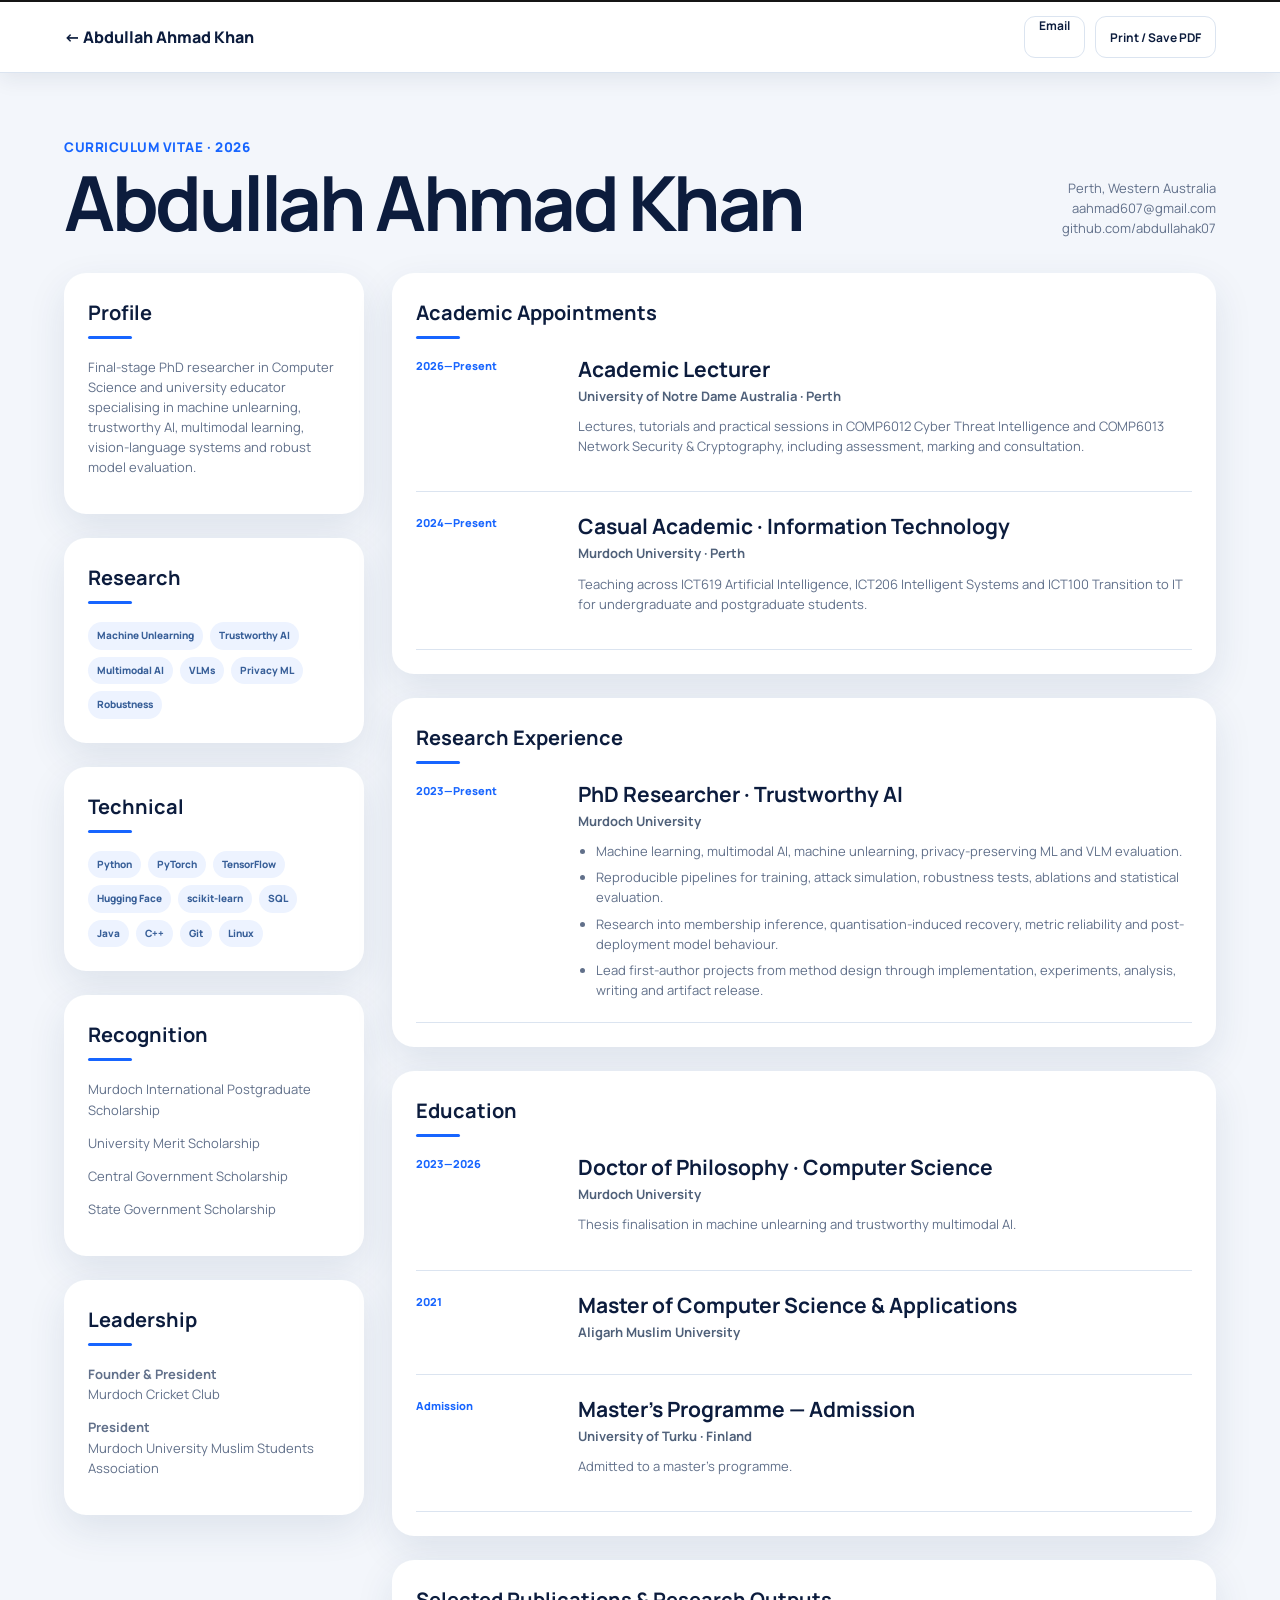
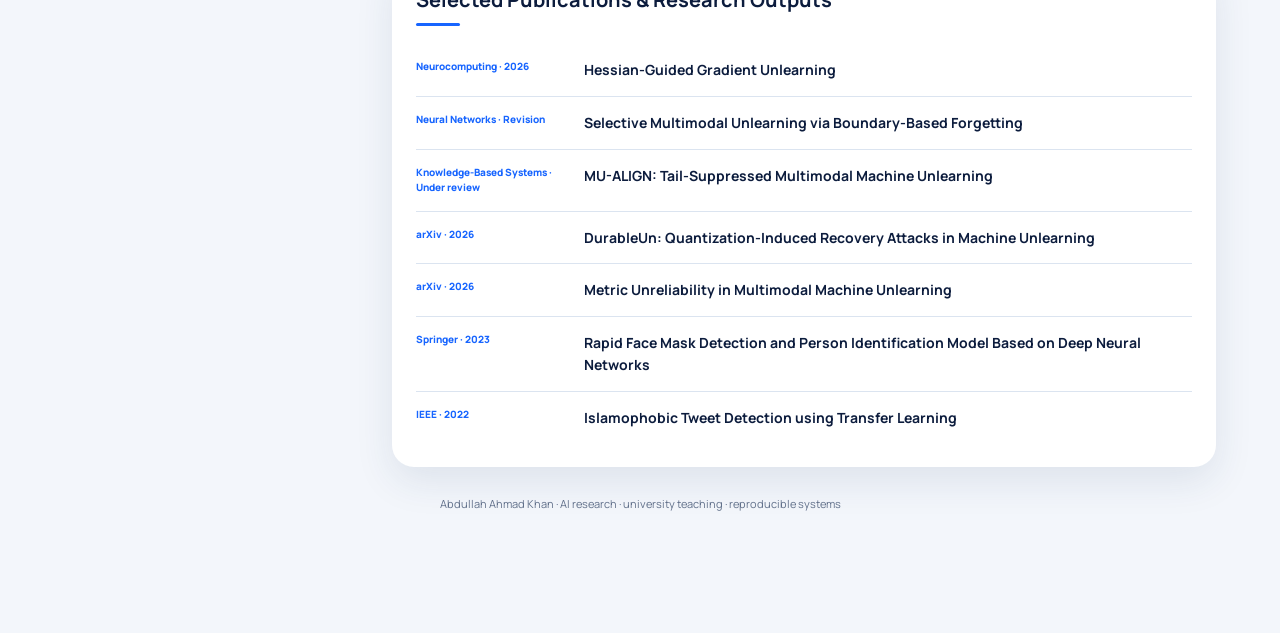
<file: cv.html>
<!doctype html>
<html lang="en-AU">
<head>
  <meta charset="utf-8" />
  <meta name="viewport" content="width=device-width,initial-scale=1" />
  <meta name="theme-color" content="#f3f6fb" />
  <title>CV | Abdullah Ahmad Khan — AI Researcher & Lecturer</title>
  <meta name="description" content="Curriculum vitae of Abdullah Ahmad Khan, a final-stage PhD researcher, university lecturer and AI engineer specialising in machine unlearning, multimodal AI and trustworthy AI." />
  <meta name="author" content="Abdullah Ahmad Khan" />
  <meta name="robots" content="index,follow,max-image-preview:large,max-snippet:-1,max-video-preview:-1" />
  <link rel="canonical" href="https://abdullah.com.au/cv" />
  <link rel="alternate" hreflang="en-AU" href="https://abdullah.com.au/cv" />
  <link rel="alternate" hreflang="x-default" href="https://abdullah.com.au/cv" />

  <meta property="og:site_name" content="Abdullah Ahmad Khan" />
  <meta property="og:type" content="profile" />
  <meta property="og:title" content="CV | Abdullah Ahmad Khan — AI Researcher & Lecturer" />
  <meta property="og:description" content="Academic and research CV covering machine unlearning, multimodal AI, trustworthy AI, teaching and research engineering." />
  <meta property="og:url" content="https://abdullah.com.au/cv" />
  <meta property="og:image" content="https://abdullah.com.au/assets/abdullah-profile.jpeg" />
  <meta property="og:image:alt" content="Portrait of Abdullah Ahmad Khan" />
  <meta property="og:locale" content="en_AU" />
  <meta name="twitter:card" content="summary_large_image" />
  <meta name="twitter:title" content="CV | Abdullah Ahmad Khan — AI Researcher & Lecturer" />
  <meta name="twitter:description" content="Academic and research CV covering machine unlearning, multimodal AI, trustworthy AI and university teaching." />
  <meta name="twitter:image" content="https://abdullah.com.au/assets/abdullah-profile.jpeg" />

  <link rel="preconnect" href="https://fonts.googleapis.com" />
  <link rel="preconnect" href="https://fonts.gstatic.com" crossorigin />
  <link href="https://fonts.googleapis.com/css2?family=Manrope:wght@400;500;600;700;800&display=swap" rel="stylesheet" />
  <script type="application/ld+json">
  {
    "@context": "https://schema.org",
    "@type": "ProfilePage",
    "@id": "https://abdullah.com.au/cv#profilepage",
    "url": "https://abdullah.com.au/cv",
    "name": "Curriculum Vitae — Abdullah Ahmad Khan",
    "dateModified": "2026-09-15",
    "inLanguage": "en-AU",
    "mainEntity": {
      "@type": "Person",
      "@id": "https://abdullah.com.au/#person",
      "name": "Abdullah Ahmad Khan",
      "url": "https://abdullah.com.au/",
      "image": "https://abdullah.com.au/assets/abdullah-profile.jpeg",
      "jobTitle": ["PhD Researcher", "University Lecturer", "AI Engineer"],
      "sameAs": [
        "https://github.com/abdullahak07",
        "https://www.linkedin.com/in/abdullahakhan",
        "https://scholar.google.com/citations?user=CXdZEF0AAAAJ&hl=en"
      ]
    }
  }
  </script>
  <style>
    :root{--bg:#f3f6fb;--surface:#fff;--navy:#0c1c3d;--text:#17223a;--muted:#61708a;--line:#dbe4f0;--blue:#1765ff;--shadow:0 14px 38px rgba(30,55,95,.10);--font:"Manrope",Arial,sans-serif}*{box-sizing:border-box}html{background:var(--bg)}body{margin:0;background:var(--bg);color:var(--text);font-family:var(--font);line-height:1.55}a{color:inherit}.top{position:sticky;top:0;z-index:20;display:flex;justify-content:space-between;align-items:center;gap:20px;padding:14px clamp(22px,5vw,70px);background:rgba(255,255,255,.98);border-top:2px solid #151515;border-bottom:1px solid var(--line);box-shadow:0 6px 20px rgba(20,38,70,.08)}.top>a{text-decoration:none;color:var(--navy);font-weight:800}.actions{display:flex;gap:10px}.actions a,.actions button{min-height:42px;padding:0 14px;border:1px solid var(--line);border-radius:11px;background:white;color:var(--navy);font:700 12px var(--font);text-decoration:none;cursor:pointer}.actions a:hover,.actions button:hover{border-color:var(--blue);color:var(--blue)}.cv{width:min(1280px,100%);margin:auto;padding:64px clamp(22px,5vw,70px) 110px}.hero{display:grid;grid-template-columns:1fr auto;gap:30px;align-items:end;margin-bottom:34px}.hero small{display:block;color:var(--blue);font-weight:800;letter-spacing:.04em}.hero h1{margin:8px 0 0;color:var(--navy);font-size:clamp(44px,6vw,76px);line-height:.96;letter-spacing:-.045em}.contact{text-align:right;color:var(--muted);font-size:13px}.grid{display:grid;grid-template-columns:300px 1fr;gap:28px}.side,.main{display:flex;flex-direction:column;gap:24px}.card{background:white;border-radius:22px;box-shadow:var(--shadow);padding:24px}.card h2{margin:0 0 18px;color:var(--navy);font-size:20px}.card h2::after{content:"";display:block;width:44px;height:3px;margin-top:8px;border-radius:10px;background:var(--blue)}.card p,.card li{color:var(--muted);font-size:13px}.card ul{margin:0;padding-left:18px}.chips{display:flex;flex-wrap:wrap;gap:7px}.chips span{padding:6px 9px;border-radius:999px;background:#edf3ff;color:#385f98;font-size:10px;font-weight:800}.item{display:grid;grid-template-columns:140px 1fr;gap:22px;padding:0 0 22px;margin-bottom:22px;border-bottom:1px solid var(--line)}.item:last-child{margin-bottom:0}.item time{color:var(--blue);font-size:11px;font-weight:800}.item h3{margin:0;color:var(--navy);font-size:21px;line-height:1.2}.item h4{margin:4px 0 10px;color:#50617a;font-size:13px}.item p,.item li{margin-top:6px}.pub{display:grid;grid-template-columns:150px 1fr;gap:18px;padding:15px 0;border-bottom:1px solid var(--line)}.pub:last-child{border-bottom:0}.pub span{color:var(--blue);font-size:10px;font-weight:800}.pub strong{color:var(--navy);font-size:14px}.footer-note{margin-top:28px;color:var(--muted);font-size:11px;text-align:center}@media(max-width:820px){.hero{grid-template-columns:1fr}.contact{text-align:left}.grid{grid-template-columns:1fr}.item,.pub{grid-template-columns:1fr;gap:6px}.actions a{display:none}}@media print{body{background:white}.top{display:none}.cv{padding:0;max-width:none}.card{box-shadow:none;border:1px solid #ddd;break-inside:avoid}.grid{grid-template-columns:250px 1fr;gap:18px}.hero h1{font-size:48px}.item{break-inside:avoid}}
  </style>
</head>
<body>
  <header class="top"><a href="/">← Abdullah Ahmad Khan</a><div class="actions"><a href="mailto:aahmad607@gmail.com">Email</a><button type="button" onclick="window.print()">Print / Save PDF</button></div></header>
  <main class="cv">
    <div class="hero"><div><small>CURRICULUM VITAE · 2026</small><h1>Abdullah Ahmad Khan</h1></div><div class="contact">Perth, Western Australia<br>aahmad607@gmail.com<br>github.com/abdullahak07</div></div>
    <div class="grid">
      <aside class="side">
        <section class="card"><h2>Profile</h2><p>Final-stage PhD researcher in Computer Science and university educator specialising in machine unlearning, trustworthy AI, multimodal learning, vision-language systems and robust model evaluation.</p></section>
        <section class="card"><h2>Research</h2><div class="chips"><span>Machine Unlearning</span><span>Trustworthy AI</span><span>Multimodal AI</span><span>VLMs</span><span>Privacy ML</span><span>Robustness</span></div></section>
        <section class="card"><h2>Technical</h2><div class="chips"><span>Python</span><span>PyTorch</span><span>TensorFlow</span><span>Hugging Face</span><span>scikit-learn</span><span>SQL</span><span>Java</span><span>C++</span><span>Git</span><span>Linux</span></div></section>
        <section class="card"><h2>Recognition</h2><p>Murdoch International Postgraduate Scholarship</p><p>University Merit Scholarship</p><p>Central Government Scholarship</p><p>State Government Scholarship</p></section>
        <section class="card"><h2>Leadership</h2><p><strong>Founder & President</strong><br>Murdoch Cricket Club</p><p><strong>President</strong><br>Murdoch University Muslim Students Association</p></section>
      </aside>

      <div class="main">
        <section class="card"><h2>Academic Appointments</h2>
          <div class="item"><time>2026—Present</time><div><h3>Academic Lecturer</h3><h4>University of Notre Dame Australia · Perth</h4><p>Lectures, tutorials and practical sessions in COMP6012 Cyber Threat Intelligence and COMP6013 Network Security & Cryptography, including assessment, marking and consultation.</p></div></div>
          <div class="item"><time>2024—Present</time><div><h3>Casual Academic · Information Technology</h3><h4>Murdoch University · Perth</h4><p>Teaching across ICT619 Artificial Intelligence, ICT206 Intelligent Systems and ICT100 Transition to IT for undergraduate and postgraduate students.</p></div></div>
        </section>

        <section class="card"><h2>Research Experience</h2>
          <div class="item"><time>2023—Present</time><div><h3>PhD Researcher · Trustworthy AI</h3><h4>Murdoch University</h4><ul><li>Machine learning, multimodal AI, machine unlearning, privacy-preserving ML and VLM evaluation.</li><li>Reproducible pipelines for training, attack simulation, robustness tests, ablations and statistical evaluation.</li><li>Research into membership inference, quantisation-induced recovery, metric reliability and post-deployment model behaviour.</li><li>Lead first-author projects from method design through implementation, experiments, analysis, writing and artifact release.</li></ul></div></div>
        </section>

        <section class="card"><h2>Education</h2>
          <div class="item"><time>2023—2026</time><div><h3>Doctor of Philosophy · Computer Science</h3><h4>Murdoch University</h4><p>Thesis finalisation in machine unlearning and trustworthy multimodal AI.</p></div></div>
          <div class="item"><time>2021</time><div><h3>Master of Computer Science & Applications</h3><h4>Aligarh Muslim University</h4></div></div>
          <div class="item"><time>Admission</time><div><h3>Master’s Programme — Admission</h3><h4>University of Turku · Finland</h4><p>Admitted to a master’s programme.</p></div></div>
        </section>

        <section class="card"><h2>Selected Publications & Research Outputs</h2>
          <div class="pub"><span>Neurocomputing · 2026</span><strong>Hessian-Guided Gradient Unlearning</strong></div>
          <div class="pub"><span>Neural Networks · Revision</span><strong>Selective Multimodal Unlearning via Boundary-Based Forgetting</strong></div>
          <div class="pub"><span>Knowledge-Based Systems · Under review</span><strong>MU-ALIGN: Tail-Suppressed Multimodal Machine Unlearning</strong></div>
          <div class="pub"><span>arXiv · 2026</span><strong>DurableUn: Quantization-Induced Recovery Attacks in Machine Unlearning</strong></div>
          <div class="pub"><span>arXiv · 2026</span><strong>Metric Unreliability in Multimodal Machine Unlearning</strong></div>
          <div class="pub"><span>Springer · 2023</span><strong>Rapid Face Mask Detection and Person Identification Model Based on Deep Neural Networks</strong></div>
          <div class="pub"><span>IEEE · 2022</span><strong>Islamophobic Tweet Detection using Transfer Learning</strong></div>
        </section>
      </div>
    </div>
    <p class="footer-note">Abdullah Ahmad Khan · AI research · university teaching · reproducible systems</p>
  </main>
</body>
</html>
</file>
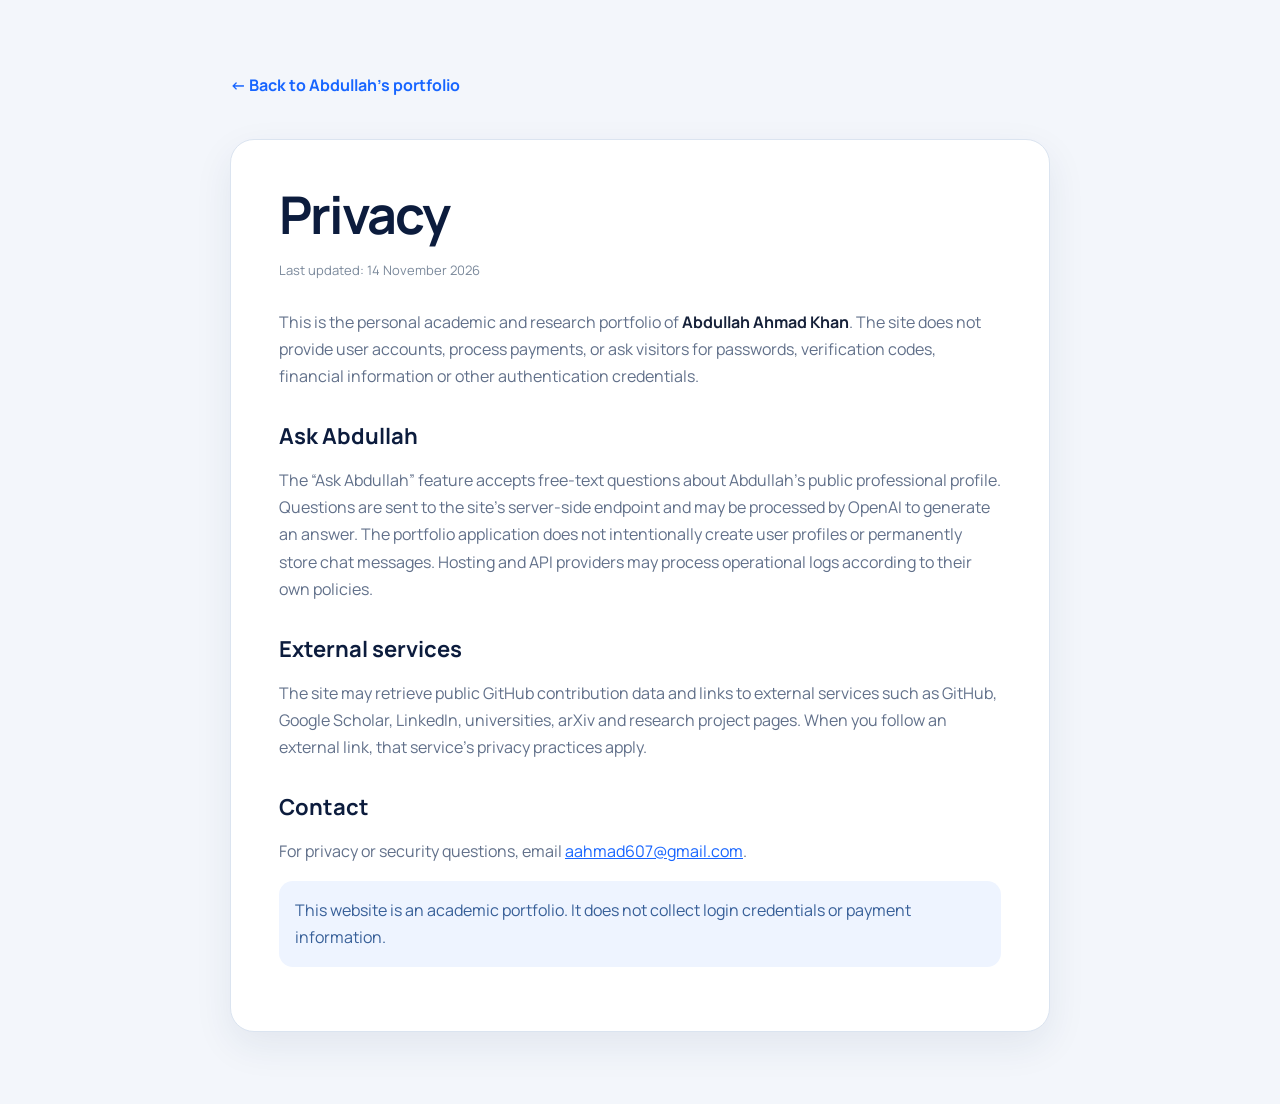
<file: privacy.html>
<!doctype html>
<html lang="en-AU">
<head>
  <meta charset="utf-8" />
  <meta name="viewport" content="width=device-width, initial-scale=1" />
  <meta name="robots" content="index,follow" />
  <title>Privacy | Abdullah Ahmad Khan</title>
  <link rel="canonical" href="https://abdullah.com.au/privacy" />
  <link rel="preconnect" href="https://fonts.googleapis.com" />
  <link rel="preconnect" href="https://fonts.gstatic.com" crossorigin />
  <link href="https://fonts.googleapis.com/css2?family=Manrope:wght@400;500;600;700&display=swap" rel="stylesheet" />
  <style>
    :root{--bg:#f3f6fb;--surface:#fff;--text:#17223a;--muted:#61708a;--line:#dbe4f0;--navy:#0c1c3d;--blue:#1765ff}
    *{box-sizing:border-box}body{margin:0;background:var(--bg);color:var(--text);font:16px/1.7 Manrope,sans-serif}
    a{color:var(--blue)}main{width:min(820px,calc(100% - 36px));margin:0 auto;padding:72px 0}
    .back{display:inline-flex;margin-bottom:40px;font-weight:700;text-decoration:none}
    .card{padding:clamp(24px,5vw,48px);border:1px solid var(--line);border-radius:24px;background:var(--surface);box-shadow:0 14px 38px rgba(30,55,95,.08)}
    h1{margin:0 0 16px;color:var(--navy);font-size:clamp(36px,7vw,52px);line-height:1.05;letter-spacing:-.04em}
    h2{margin:32px 0 8px;color:var(--navy);font-size:22px;line-height:1.3}p,li{color:var(--muted)}strong{color:var(--text)}
    .meta{margin-bottom:28px;color:#7b899b;font-size:13px}.note{padding:16px;border-radius:14px;background:#eef4ff;color:#375f98}
  </style>
</head>
<body>
<main>
  <a class="back" href="/">← Back to Abdullah’s portfolio</a>
  <article class="card">
    
<h1>Privacy</h1>
<p class="meta">Last updated: 14 November 2026</p>
<p>This is the personal academic and research portfolio of <strong>Abdullah Ahmad Khan</strong>. The site does not provide user accounts, process payments, or ask visitors for passwords, verification codes, financial information or other authentication credentials.</p>
<h2>Ask Abdullah</h2>
<p>The “Ask Abdullah” feature accepts free-text questions about Abdullah’s public professional profile. Questions are sent to the site’s server-side endpoint and may be processed by OpenAI to generate an answer. The portfolio application does not intentionally create user profiles or permanently store chat messages. Hosting and API providers may process operational logs according to their own policies.</p>
<h2>External services</h2>
<p>The site may retrieve public GitHub contribution data and links to external services such as GitHub, Google Scholar, LinkedIn, universities, arXiv and research project pages. When you follow an external link, that service’s privacy practices apply.</p>
<h2>Contact</h2>
<p>For privacy or security questions, email <a href="mailto:aahmad607@gmail.com">aahmad607@gmail.com</a>.</p>
<p class="note">This website is an academic portfolio. It does not collect login credentials or payment information.</p>
  </article>
</main>
</body>
</html>
</file>
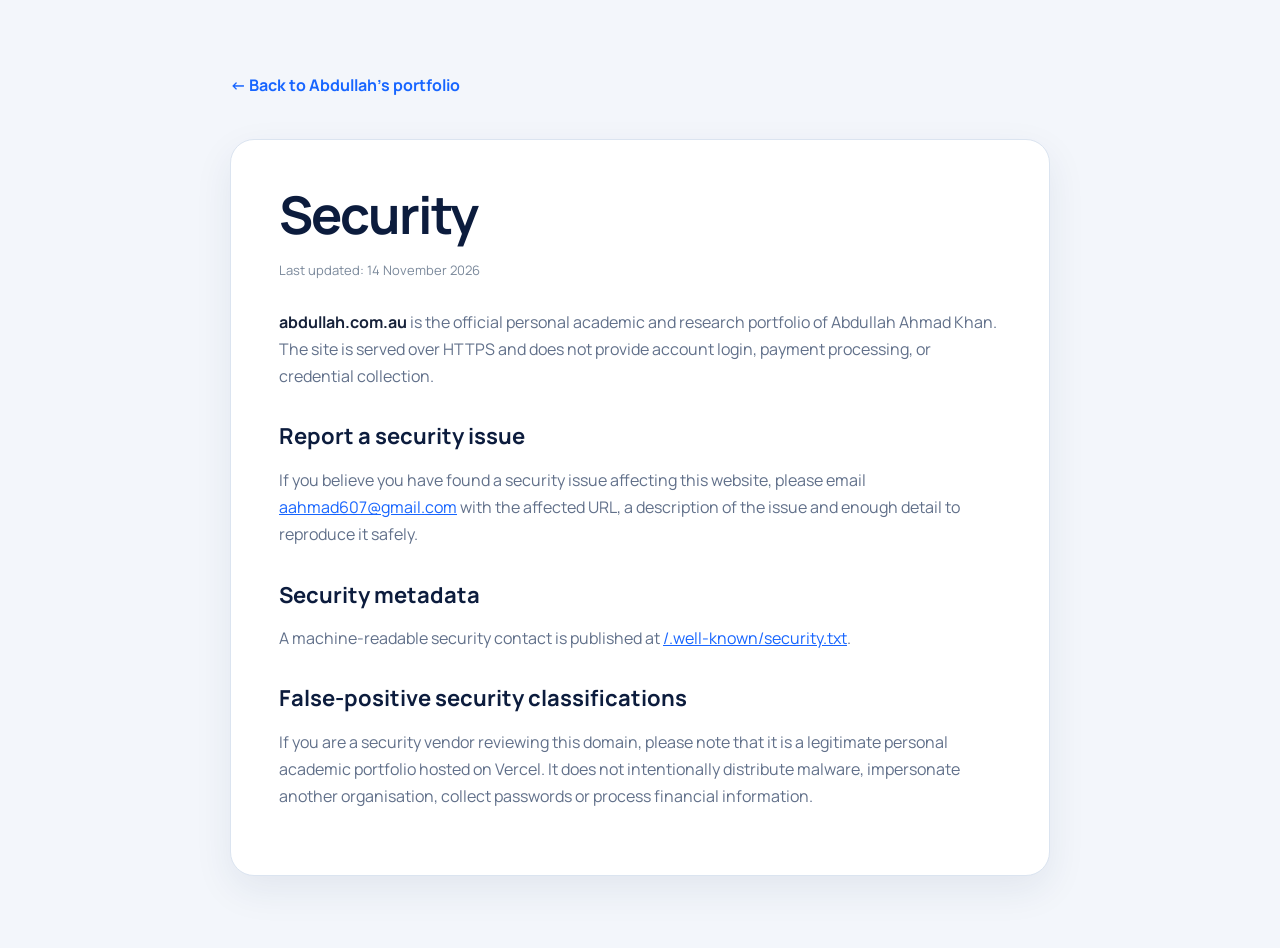
<file: security.html>
<!doctype html>
<html lang="en-AU">
<head>
  <meta charset="utf-8" />
  <meta name="viewport" content="width=device-width, initial-scale=1" />
  <meta name="robots" content="index,follow" />
  <title>Security | Abdullah Ahmad Khan</title>
  <link rel="canonical" href="https://abdullah.com.au/security" />
  <link rel="preconnect" href="https://fonts.googleapis.com" />
  <link rel="preconnect" href="https://fonts.gstatic.com" crossorigin />
  <link href="https://fonts.googleapis.com/css2?family=Manrope:wght@400;500;600;700&display=swap" rel="stylesheet" />
  <style>
    :root{--bg:#f3f6fb;--surface:#fff;--text:#17223a;--muted:#61708a;--line:#dbe4f0;--navy:#0c1c3d;--blue:#1765ff}
    *{box-sizing:border-box}body{margin:0;background:var(--bg);color:var(--text);font:16px/1.7 Manrope,sans-serif}
    a{color:var(--blue)}main{width:min(820px,calc(100% - 36px));margin:0 auto;padding:72px 0}
    .back{display:inline-flex;margin-bottom:40px;font-weight:700;text-decoration:none}
    .card{padding:clamp(24px,5vw,48px);border:1px solid var(--line);border-radius:24px;background:var(--surface);box-shadow:0 14px 38px rgba(30,55,95,.08)}
    h1{margin:0 0 16px;color:var(--navy);font-size:clamp(36px,7vw,52px);line-height:1.05;letter-spacing:-.04em}
    h2{margin:32px 0 8px;color:var(--navy);font-size:22px;line-height:1.3}p,li{color:var(--muted)}strong{color:var(--text)}
    .meta{margin-bottom:28px;color:#7b899b;font-size:13px}.note{padding:16px;border-radius:14px;background:#eef4ff;color:#375f98}
  </style>
</head>
<body>
<main>
  <a class="back" href="/">← Back to Abdullah’s portfolio</a>
  <article class="card">
    
<h1>Security</h1>
<p class="meta">Last updated: 14 November 2026</p>
<p><strong>abdullah.com.au</strong> is the official personal academic and research portfolio of Abdullah Ahmad Khan. The site is served over HTTPS and does not provide account login, payment processing, or credential collection.</p>
<h2>Report a security issue</h2>
<p>If you believe you have found a security issue affecting this website, please email <a href="mailto:aahmad607@gmail.com">aahmad607@gmail.com</a> with the affected URL, a description of the issue and enough detail to reproduce it safely.</p>
<h2>Security metadata</h2>
<p>A machine-readable security contact is published at <a href="/.well-known/security.txt">/.well-known/security.txt</a>.</p>
<h2>False-positive security classifications</h2>
<p>If you are a security vendor reviewing this domain, please note that it is a legitimate personal academic portfolio hosted on Vercel. It does not intentionally distribute malware, impersonate another organisation, collect passwords or process financial information.</p>
  </article>
</main>
</body>
</html>
</file>
